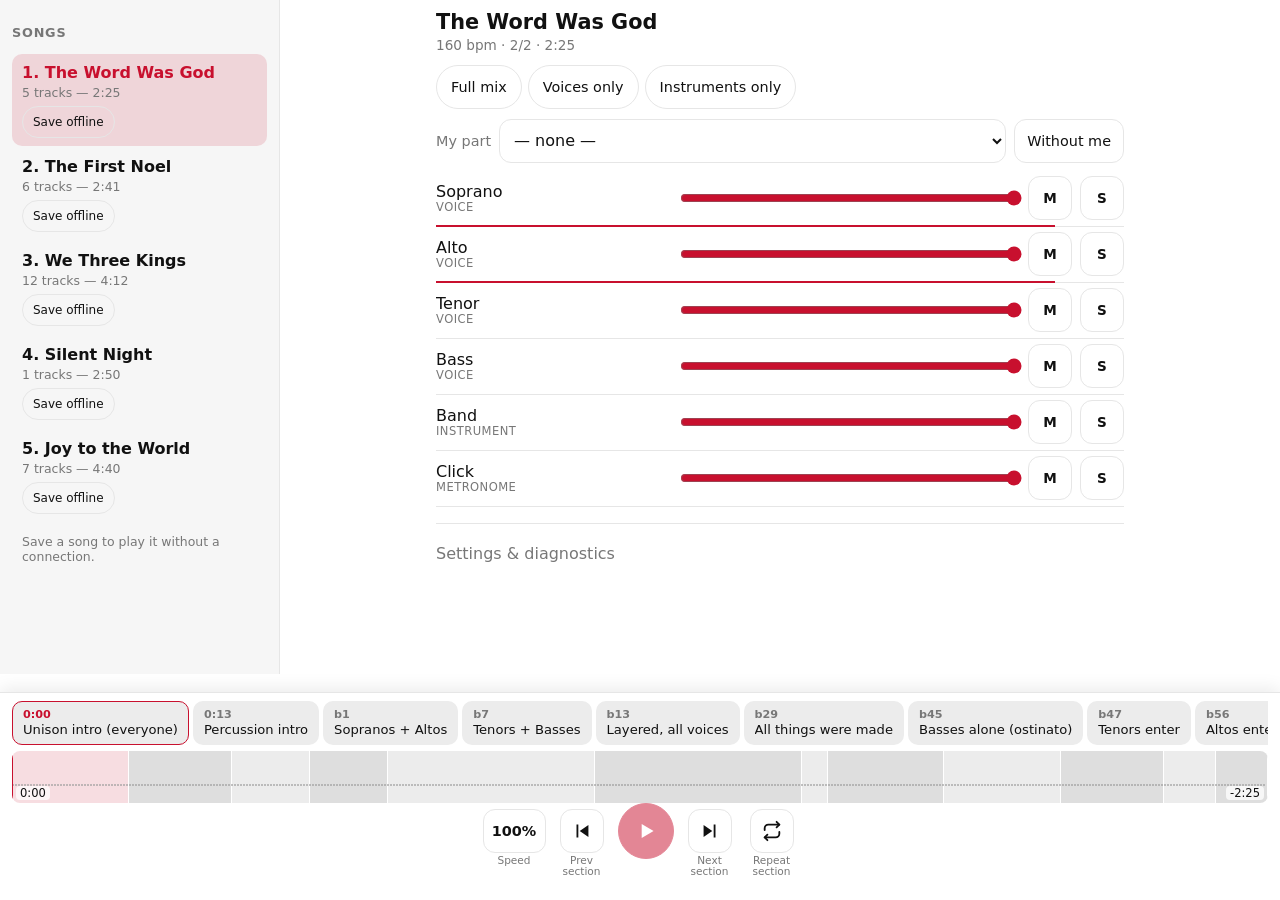
<file: ffc17adc021a536af8273198/index.html>
<!doctype html>
<html lang="en">
<head>
  <meta charset="utf-8" />
  <meta name="viewport" content="width=device-width, initial-scale=1, viewport-fit=cover" />
  <meta name="robots" content="noindex, nofollow" />
  <meta name="color-scheme" content="light dark" />
  <meta name="theme-color" content="#ffffff" media="(prefers-color-scheme: light)" />
  <meta name="theme-color" content="#111111" media="(prefers-color-scheme: dark)" />
  <title>Part Player</title>
  <link rel="manifest" href="./manifest.webmanifest" />
  <link rel="icon" href="./icon.svg" type="image/svg+xml" />
  <link rel="apple-touch-icon" href="./icon-180.png" />
  <meta name="apple-mobile-web-app-capable" content="yes" />
  <script type="module" crossorigin src="./assets/index-Cu8pUU0S.js"></script>
  <link rel="stylesheet" crossorigin href="./assets/index-Ci_ZjGRX.css">
</head>
<body>
  <!-- Left shelf: the setlist. Always open on wide screens, a drawer on phones. -->
  <aside id="shelf" aria-label="Songs">
    <header>
      <h2>Songs</h2>
      <button id="closeshelf" class="only-narrow" aria-label="Close song list">✕</button>
    </header>
    <ol id="songs"></ol>
    <p class="hint">Save a song to play it without a connection.</p>
  </aside>
  <div id="scrim" class="only-narrow" hidden></div>

  <div id="page">
    <header class="top">
      <button id="shelfbtn" class="only-narrow" aria-label="Song list" aria-controls="shelf" aria-expanded="false">
        <svg viewBox="0 0 24 24" aria-hidden="true"><path fill="none" stroke="currentColor" stroke-width="2" stroke-linecap="round" d="M4 7h16M4 12h16M4 17h16"/></svg>
      </button>
      <div>
        <h1 id="songtitle">Loading…</h1>
        <p id="meta" class="meta"></p>
      </div>
    </header>

    <main>
      <div id="error" class="error" role="alert" hidden>
        <p id="errortext"></p>
        <button id="retry">Retry</button>
      </div>

      <div class="presets" role="group" aria-label="Mix presets">
        <button data-preset="full">Full mix</button>
        <button data-preset="voices">Voices only</button>
        <button data-preset="instruments">Instruments only</button>
      </div>
      <div class="mypart">
        <label for="mypart">My part</label>
        <select id="mypart"></select>
        <button id="without" aria-pressed="false">Without me</button>
      </div>
      <div id="mixer" aria-label="Tracks"></div>

      <details id="settings">
        <summary>Settings &amp; diagnostics</summary>
        <label class="opt"><input type="checkbox" id="countin" /> Count-in before each repeat</label>
        <div class="lab">
          <button id="t-null">Sync test</button>
          <button id="t-ramp">Timeline test</button>
          <button id="t-bench">CPU bench</button>
        </div>
        <pre id="stats"></pre>
        <pre id="out"></pre>
      </details>
    </main>
  </div>

  <!-- Player bar: always visible. Song structure, waveform, transport. -->
  <footer id="dock">
    <div id="strip" role="list" aria-label="Song structure"></div>
    <div id="overview" role="slider" aria-label="Song position. Tap to seek, drag to repeat a range." tabindex="0">
      <div id="blocks"></div>
      <canvas id="wave"></canvas>
      <div id="loopband"></div>
      <div id="head"></div>
      <span id="pos" class="time">0:00</span>
      <span id="remain" class="time">-0:00</span>
    </div>
    <div class="transport">
      <label class="ctl c-speed"><select id="speed"></select><span>Speed</span></label>
      <div class="ctl c-prev"><button id="prev" aria-label="Previous section"></button><span aria-hidden="true">Prev section</span></div>
      <div class="ctl c-play"><button id="play" class="primary" aria-label="Play" disabled></button></div>
      <div class="ctl c-next"><button id="next" aria-label="Next section"></button><span aria-hidden="true">Next section</span></div>
      <div class="ctl c-repeat"><button id="repeat" aria-label="Repeat current section" aria-pressed="false"></button><span aria-hidden="true">Repeat section</span></div>
    </div>
    <p id="loopinfo" aria-live="polite"></p>
  </footer>
</body>
</html>
</file>
<file: ffc17adc021a536af8273198/assets/index-Ci_ZjGRX.css>
:root{--accent:#c8102e;--accent-soft:color-mix(in srgb, var(--accent) 14%, transparent);--bg:#fff;--bg2:#f6f6f6;--fg:#111;--muted:#777;--line:#e6e6e6;--block-a:#ececec;--block-b:#dedede;--wave:#9a9a9a;--shelf-w:280px;--dock-h:226px;color:var(--fg);background:var(--bg);-webkit-tap-highlight-color:transparent;font-family:system-ui,-apple-system,Segoe UI,Roboto,sans-serif}@media (prefers-color-scheme:dark){:root{--accent:#ff4d5e;--bg:#111;--bg2:#181818;--fg:#f2f2f2;--muted:#999;--line:#262626;--block-a:#222;--block-b:#2c2c2c;--wave:#6e6e6e}}*{box-sizing:border-box}body{margin:0}button,select{font:inherit;color:inherit}button{border:1px solid var(--line);cursor:pointer;background:0 0;border-radius:12px;min-width:44px;min-height:44px}button[aria-pressed=true]{background:var(--accent);border-color:var(--accent);color:#fff}button:disabled{opacity:.5;cursor:default}:focus-visible{outline:3px solid var(--accent);outline-offset:2px}svg{width:22px;height:22px;display:block}[hidden]{display:none!important}#page{padding-bottom:calc(var(--dock-h) + env(safe-area-inset-bottom))}main,.top{max-width:720px;margin:0 auto;padding:0 16px}.top{padding-top:max(10px, env(safe-area-inset-top));align-items:center;gap:8px;padding-bottom:6px;display:flex}.top h1{margin:0;font-size:1.3rem;line-height:1.2}.meta{color:var(--muted);font-variant-numeric:tabular-nums;margin:2px 0 0;font-size:.85rem}.offline-badge{color:var(--accent)}#shelfbtn{border:0;flex:none;place-items:center;display:grid}#shelf{z-index:30;width:min(var(--shelf-w), 86vw);background:var(--bg2);border-right:1px solid var(--line);padding:max(10px, env(safe-area-inset-top)) 12px 16px;transition:transform .2s;position:fixed;top:0;bottom:0;left:0;overflow-y:auto;transform:translate(-100%)}#shelf.open{transform:none}#shelf header{justify-content:space-between;align-items:center;min-height:44px;display:flex}#shelf h2{text-transform:uppercase;letter-spacing:.06em;color:var(--muted);margin:0;font-size:.8rem}#shelf header button{border:0}#songs{margin:0;padding:0;list-style:none}#songs li{border-radius:10px;margin-bottom:2px}#songs li.current{background:var(--accent-soft)}#songs .pick{text-align:left;border:0;width:100%;min-height:52px;padding:8px 10px 4px;display:block}#songs .pick b{font-weight:600;display:block}#songs li.current .pick b{color:var(--accent)}#songs .pick small{color:var(--muted);font-variant-numeric:tabular-nums;font-size:.78rem}#songs .save{border-radius:16px;min-height:32px;margin:0 10px 8px;padding:0 10px;font-size:.75rem}#songs .save[data-state=saved]{border-color:var(--accent);color:var(--accent)}.hint{color:var(--muted);padding:0 10px;font-size:.78rem}#scrim{z-index:25;background:#00000073;position:fixed;inset:0}@media (width>=900px){#shelf{width:var(--shelf-w);bottom:calc(var(--dock-h) + env(safe-area-inset-bottom));transform:none}#page{margin-left:var(--shelf-w)}.only-narrow{display:none!important}}.presets{scrollbar-width:none;gap:6px;margin:6px 0 10px;display:flex;overflow-x:auto}.presets button{border-radius:22px;flex:none;padding:0 14px;font-size:.9rem}.mypart{grid-template-columns:auto 1fr auto;align-items:center;gap:8px;margin-bottom:8px;display:grid}.mypart label{color:var(--muted);font-size:.9rem}.mypart select{border:1px solid var(--line);background:0 0;border-radius:12px;min-width:0;min-height:44px;padding:0 10px;font-size:1rem}.mypart button{padding:0 12px;font-size:.9rem}.mypart button:disabled{opacity:.4}.track{border-bottom:1px solid var(--line);grid-template-columns:minmax(84px,34%) 1fr 44px 44px;align-items:center;gap:8px;min-height:56px;display:grid;position:relative}.track .tname{line-height:1.2;overflow:hidden}.track .tname small{color:var(--muted);text-transform:uppercase;letter-spacing:.04em;font-size:.72rem;display:block}.track.mine .tname{color:var(--accent);font-weight:650}.track input[type=range]{width:100%;accent-color:var(--accent);min-height:44px}.track button{font-size:.85rem;font-weight:700}.track button.solo[aria-pressed=true]{color:#111;background:#e0a100;border-color:#e0a100}.track.silent .tname,.track.silent input{opacity:.45}.track .load{height:2px;width:calc(var(--p,0) * 100%);background:var(--accent);transition:width .2s;position:absolute;bottom:-1px;left:0}.track.ready .load{display:none}.track.failed .tname small{color:var(--accent)}.error{border:1px solid var(--accent);border-radius:12px;justify-content:space-between;align-items:center;gap:12px;margin:8px 0;padding:8px 12px;display:flex}.error p{margin:0;font-size:.9rem}details{border-top:1px solid var(--line);margin:16px 0;padding-top:8px}summary{cursor:pointer;min-height:44px;color:var(--muted);align-items:center;display:flex}.opt{align-items:center;gap:8px;min-height:44px;display:flex}.lab{flex-wrap:wrap;gap:8px;margin-top:8px;display:flex}.lab button{padding:0 12px;font-size:.85rem}pre{white-space:pre-wrap;font-size:11px}#dock{z-index:20;background:var(--bg);border-top:1px solid var(--line);padding:6px 12px max(8px, env(safe-area-inset-bottom));position:fixed;bottom:0;left:0;right:0;box-shadow:0 -4px 16px #00000014}#strip{scroll-behavior:smooth;scrollbar-width:none;gap:4px;padding:2px 0 6px;display:flex;overflow-x:auto}#strip::-webkit-scrollbar{display:none}#strip .sec{text-align:left;white-space:nowrap;text-overflow:ellipsis;background:var(--block-a);border-color:#0000;border-radius:10px;flex-shrink:1;flex-basis:0;min-width:fit-content;min-height:44px;padding:2px 10px;font-size:.82rem;line-height:1.15;position:relative;overflow:hidden}#strip .sec b{color:var(--muted);font-size:.7rem;font-weight:600;display:block}#strip .sec .fill{width:calc(var(--p,0) * 100%);background:var(--accent-soft);pointer-events:none;position:absolute;top:0;bottom:0;left:0}#strip .sec span{text-overflow:ellipsis;max-width:170px;display:block;position:relative;overflow:hidden}#strip .sec.current{border-color:var(--accent)}#strip .sec.current b{color:var(--accent)}#strip .sec.looped{background:var(--accent);color:#fff}#strip .sec.looped b{color:#fff}#overview{touch-action:none;cursor:pointer;-webkit-user-select:none;user-select:none;border-radius:8px;height:52px;position:relative;overflow:hidden}#blocks{position:absolute;inset:0}#blocks .blk{border-right:1px solid var(--bg);position:absolute;top:0;bottom:0}#blocks .blk:nth-child(odd){background:var(--block-a)}#blocks .blk:nth-child(2n){background:var(--block-b)}#blocks .blk.current{background:var(--accent-soft)}#wave{pointer-events:none;width:100%;height:100%;position:absolute;inset:0}#loopband{background:var(--accent-soft);border-left:2px solid var(--accent);border-right:2px solid var(--accent);pointer-events:none;display:none;position:absolute;top:0;bottom:0}#head{background:var(--accent);pointer-events:none;width:2px;margin-left:-1px;position:absolute;top:0;bottom:0}.transport{justify-content:center;align-items:flex-start;gap:10px;margin-top:6px;display:flex}.ctl{flex-direction:column;align-items:center;gap:2px;display:flex}.ctl>span{color:var(--muted);text-align:center;max-width:52px;font-size:.66rem;line-height:1.1}.c-play{margin-top:-6px}#overview .time{font-variant-numeric:tabular-nums;color:var(--fg);background:color-mix(in srgb, var(--bg) 75%, transparent);pointer-events:none;border-radius:4px;padding:0 4px;font-size:.72rem;position:absolute;bottom:3px}#pos{left:4px}#remain{right:4px}.transport select{appearance:none;border:1px solid var(--line);text-align:center;text-align-last:center;font-variant-numeric:tabular-nums;cursor:pointer;background:0 0;border-radius:12px;min-width:56px;height:44px;padding:0 8px;font-size:.9rem;font-weight:600}.transport button{place-items:center;display:grid}.transport .primary{background:var(--accent);border-color:var(--accent);color:#fff;border-radius:50%;width:56px;height:56px}.transport .primary svg{width:26px;height:26px}#loopinfo{min-height:1em;color:var(--accent);text-align:center;margin:2px auto 0;font-size:.75rem}@media (width<=359px){#dock{padding-left:8px;padding-right:8px}.transport{gap:4px}.ctl>span{max-width:46px;font-size:.6rem}.transport select{min-width:50px;padding:0 4px;font-size:.8rem}main,.top{padding:0 10px}}
</file>
